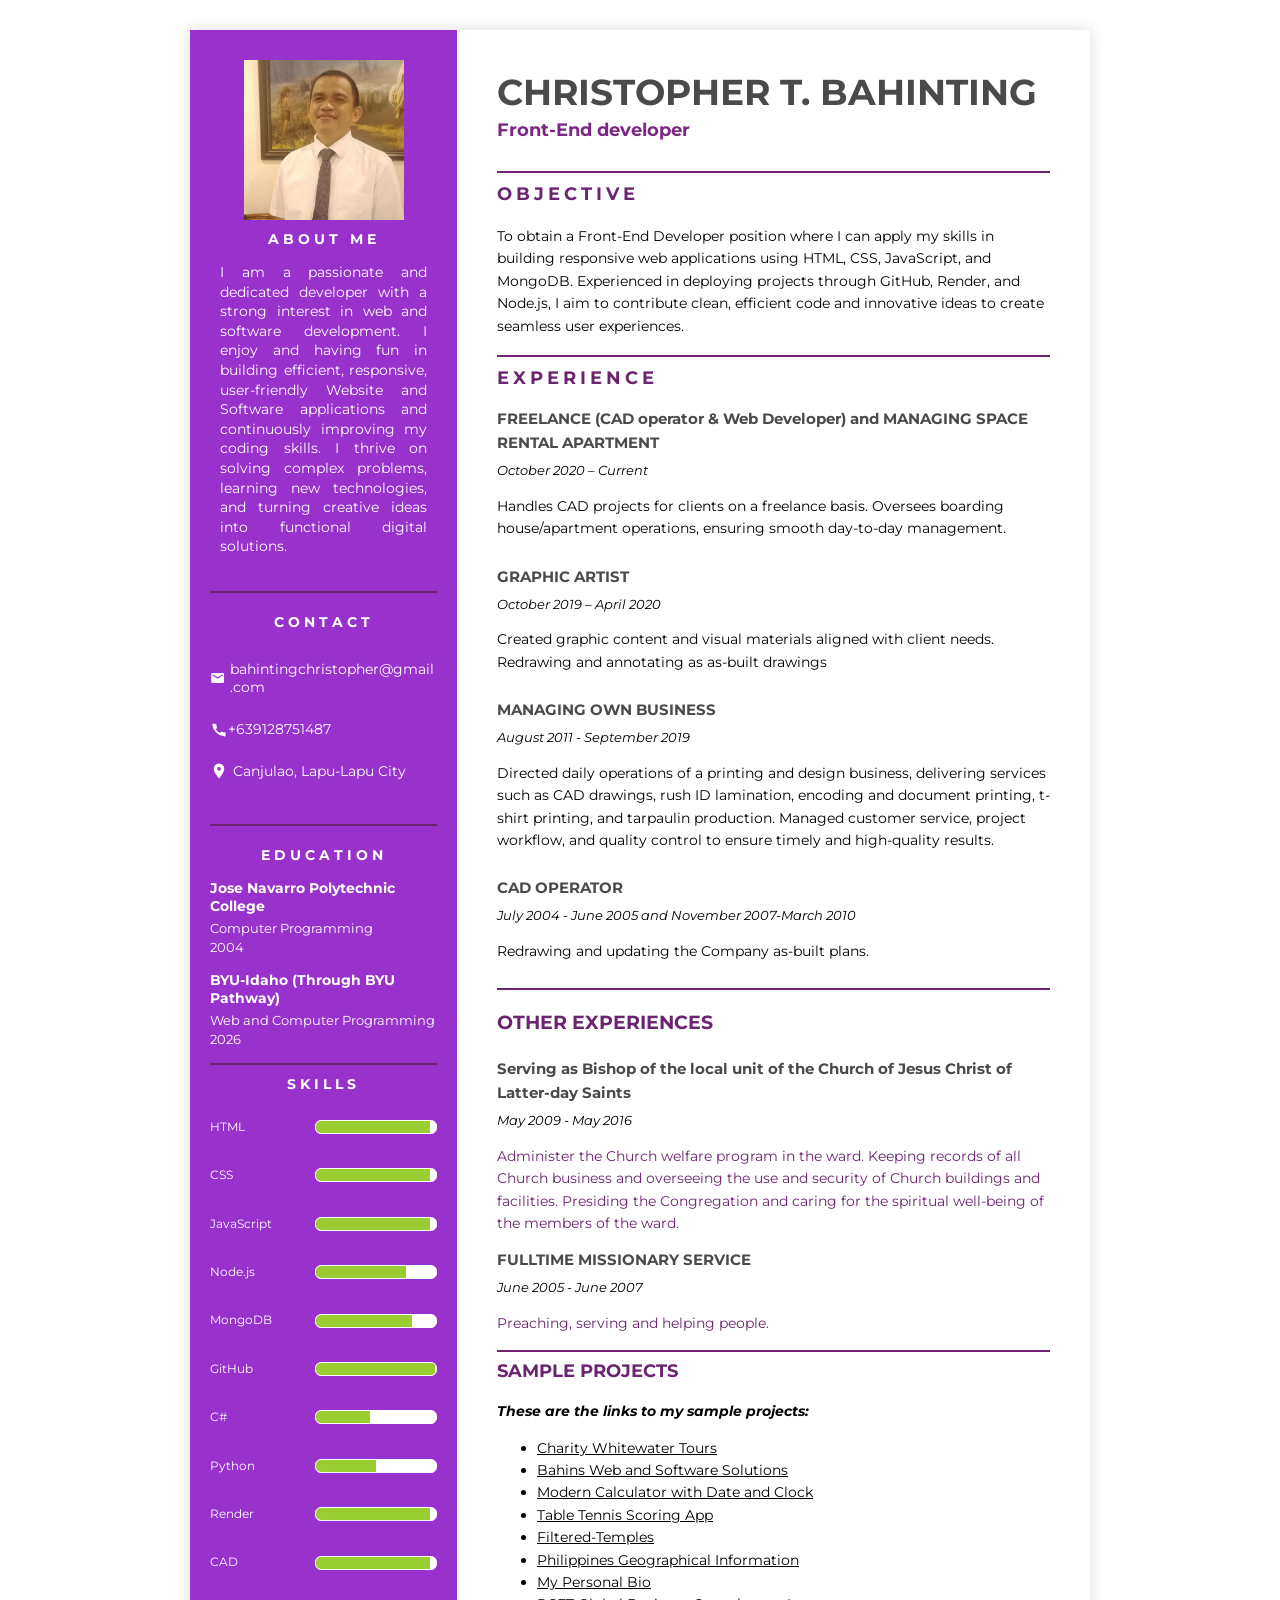
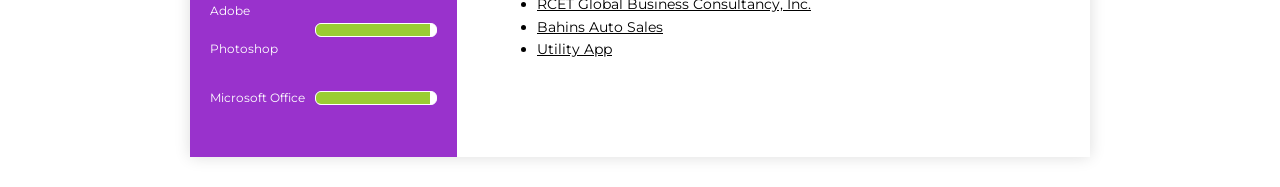
<file: index.html>
<!DOCTYPE html>
<html lang="en">
<head>
<meta charset="UTF-8" >
<meta name="viewport" content="width=device-width, initial-scale=1" >

<link rel="stylesheet" href="resume.css">

<link rel="preconnect" href="https://fonts.googleapis.com">
<link rel="preconnect" href="https://fonts.gstatic.com" crossorigin>
<link href="https://fonts.googleapis.com/css2?family=Montserrat:ital,wght@0,100..900;1,100..900&display=swap" rel="stylesheet">

<title>RESUME - Christopher Bahinting</title>

</head>

<body>
  <div class="container">
    <div class="left-panel">
      <img src="image/bahinting.jpg" alt="profile-image" class="profile-image">
      <div class="left-section about-me">
        <h2 class="section-title">ABOUT ME</h2>
        <p>I am a passionate and dedicated developer with a strong interest in web and software development. I enjoy and having fun in  building efficient, responsive, user-friendly Website and Software applications and continuously improving my coding skills. I thrive on solving complex problems, learning new technologies, and turning creative ideas into functional digital solutions.</p>
      </div>
      <div class="left-section contact">
        <h2 class="section-title">CONTACT</h2>
        <div class="contact-item">
          <svg viewBox="0 0 24 24"><path d="M20 4H4a2 2 0 0 0-2 2v12a2 2 0 0 0 2 2h16a2 2 0 0 0 2-2V6a2 2 0 0 0-2-2Zm0 4-8 5-8-5V6l8 5 8-5v2Z"/></svg>
         <p>bahintingchristopher@gmail .com</p>
        </div>
        <div class="contact-item">
          <svg viewBox="0 0 24 24"><path d="M6.62 10.79a15.053 15.053 0 0 0 6.59 6.59l1.54-1.54a1 1 0 0 1 1.11-.21c1.21.48 2.53.74 3.88.74a1 1 0 0 1 1 1v3.5a1 1 0 0 1-1 1A18 18 0 0 1 3 6a1 1 0 0 1 1-1h3.5a1 1 0 0 1 1 1c0 1.35.26 2.67.74 3.88a1 1 0 0 1-.21 1.11l-1.41 1.41Z"/></svg>
          <span>+639128751487</span>
        </div>
        <div class="contact-item">
          <svg viewBox="0 0 24 24"><path d="M12 2a7 7 0 0 0-7 7c0 5.25 7 13 7 13s7-7.75 7-13a7 7 0 0 0-7-7Zm0 9.5a2.5 2.5 0 1 1 0-5 2.5 2.5 0 0 1 0 5Z"/></svg>
          <p>Canjulao, Lapu-Lapu City</p>
        </div>
        <div> </div>
      </div>
      <div class="left-section education">
        <h2 class="section-title">EDUCATION</h2>
        <div class="education-item">
          <strong>Jose Navarro Polytechnic College</strong>
          <span>Computer Programming<br>2004</span>
        </div>
        <div class="education-item">
          <strong>BYU-Idaho (Through BYU Pathway)</strong>
          <span>Web and Computer Programming<br>2026</span>
        </div>

        
      <h2 class="section-title-skills"><strong>SKILLS</strong></h2>
  <div class="skills-list">

  <div class="skill">
    <div class="skill-name">HTML</div>
    <div class="skill-bar"><div class="skill-fill" style="width: 95%;"></div></div>
  </div>
  <div class="skill">
    <div class="skill-name">CSS</div>
    <div class="skill-bar"><div class="skill-fill" style="width: 95%;"></div></div>
  </div>
  <div class="skill">
    <div class="skill-name">JavaScript</div>
    <div class="skill-bar"><div class="skill-fill" style="width: 95%;"></div></div>
  </div>
  <div class="skill">
    <div class="skill-name">Node.js</div>
    <div class="skill-bar"><div class="skill-fill" style="width: 75%;"></div></div>
  </div>
  <div class="skill">
    <div class="skill-name">MongoDB</div>
    <div class="skill-bar"><div class="skill-fill" style="width: 80%;"></div></div>
  </div>
  <div class="skill">
    <div class="skill-name">GitHub</div>
    <div class="skill-bar"><div class="skill-fill" style="width: 99%;"></div></div>
  </div>

  <div class="skill">
    <div class="skill-name">C#</div>
    <div class="skill-bar"><div class="skill-fill" style="width: 45%;"></div></div>
  </div>

  <div class="skill">
    <div class="skill-name">Python</div>
    <div class="skill-bar"><div class="skill-fill" style="width: 50%;"></div></div>
  </div>



  <div class="skill">
    <div class="skill-name">Render</div>
    <div class="skill-bar"><div class="skill-fill" style="width: 95%;"></div></div>
  </div>

  <!-- Design & CAD Skills -->
  <div class="skill">
    <div class="skill-name">CAD</div>
    <div class="skill-bar"><div class="skill-fill" style="width: 95%;"></div></div>
  </div>
  <div class="skill">
    <div class="skill-name">Adobe Photoshop</div>
    <div class="skill-bar"><div class="skill-fill" style="width: 95%;"></div></div>
  </div>

  <!-- Office Skills -->
  <div class="skill">
    <div class="skill-name">Microsoft Office</div>
    <div class="skill-bar"><div class="skill-fill" style="width: 95%;"></div></div>
  </div>
</div>
      </div>
    </div>
    <div class="right-panel">
      <h1 class="name">CHRISTOPHER T. BAHINTING</h1>
      <div class="job-title">Front-End developer</div>
    <div>


       
        <h3 class="section-title-right">OBJECTIVE</h3>
       
      <p class="objective">
        
        To obtain a Front-End Developer position where I can apply my skills in building responsive web applications using HTML, CSS, JavaScript, and MongoDB. Experienced in deploying projects through GitHub, Render, and Node.js, I aim to contribute clean, efficient code and innovative ideas to create seamless user experiences.
      </p>

      <h3 class="section-title-right">EXPERIENCE</h3>
      <div class="experience">
            <div class="experience-item">
          <div class="job-title-exp">FREELANCE (CAD operator & Web Developer) and MANAGING SPACE RENTAL APARTMENT </div>
          <div class="date-range"> October 2020 – Current </div>
          <p> Handles CAD projects for clients on a freelance basis.
          Oversees boarding house/apartment operations, ensuring smooth day-to-day management.</P>
        </div>
        <div class="experience-item">
          <div class="job-title-exp">GRAPHIC ARTIST</div>
          <div class="date-range"> October 2019 – April 2020 </div>
          <p>Created graphic content and visual materials aligned with client needs. Redrawing and annotating as as-built drawings</P>
        </div>
        <div class="experience-item">
          <div class="job-title-exp">MANAGING OWN BUSINESS</div>
          <div class="date-range">August 2011 - September 2019</div>
          <p>Directed daily operations of a printing and design business, delivering services such as CAD drawings, rush ID lamination, encoding and document printing, t-shirt printing, and tarpaulin production. Managed customer service, project workflow, and quality control to ensure timely and high-quality results.
          </p>
        </div>
        <div class="experience-item">
          <div class="job-title-exp">CAD OPERATOR</div>
          <div class="date-range">July 2004 - June 2005 and November 2007-March 2010</div>
          <p>Redrawing and updating the Company as-built plans.
          </p>
        </div>
        
        <div class="other-experience">
          <h3>OTHER EXPERIENCES</h3>
          <div class="job-title-exp">Serving as Bishop of the local unit of the Church of Jesus Christ of Latter-day Saints</div>
          <div class="date-range">May 2009 - May 2016 </div>
          <p>Administer the Church welfare program in the ward. Keeping records of all Church business and overseeing the use and security of Church buildings and facilities. Presiding the Congregation and caring for the spiritual well-being of the members of the ward.
          </p>

          
          <div class="job-title-exp">FULLTIME MISSIONARY SERVICE</div>
          <div class="date-range">June 2005 - June 2007</div>
          <p>Preaching, serving and helping people.
          </p>
        </div>

        
  <section id="portfolio">
  <h2>SAMPLE PROJECTS</h2>
  <p><strong><em>These are the links to my sample projects:</em></strong></p>
  <ul>
    <li><a href="https://bahintingchristopher.github.io/wdd130/index.html" target="_blank">Charity Whitewater Tours</a></li>
    <li><a href="https://bahintingchristopher.github.io/bahins/" target="_blank">Bahins Web and Software Solutions</a></li>
    <li><a href="https://bahintingchristopher.github.io/calculator/calculator.html" target="_blank">Modern Calculator with Date and Clock</a></li>
    <li><a href="https://bahintingchristopher.github.io/pingpong/score.html" target="_blank">Table Tennis Scoring App</a></li>
    <li><a href="https://bahintingchristopher.github.io/wdd131/filtered-temples.html" target="_blank">Filtered-Temples</a></li>
    <li><a href="https://bahintingchristopher.github.io/wdd131/place.html" target="_blank">Philippines Geographical Information</a></li>
    <li><a href="https://bahintingchristopher.github.io/wdd131/index" target="_blank">My Personal Bio</a></li>
    <li><a href="https://rcetglobal.github.io/RCET/contact.html" target="_blank" >   RCET Global Business Consultancy, Inc.</a></li>
      <li><a href="https://wdd330-final-project-bahins-auto-sales.onrender.com" target="_blank" > Bahins Auto Sales</a></li>
      <li><a href="https://utilitybill.pythonanywhere.com/" target="_blank" > Utility App</a></li>
  </ul>
</section>





      </div>
      </div>
    </div>
   </div>
</body>
</html>
</file>
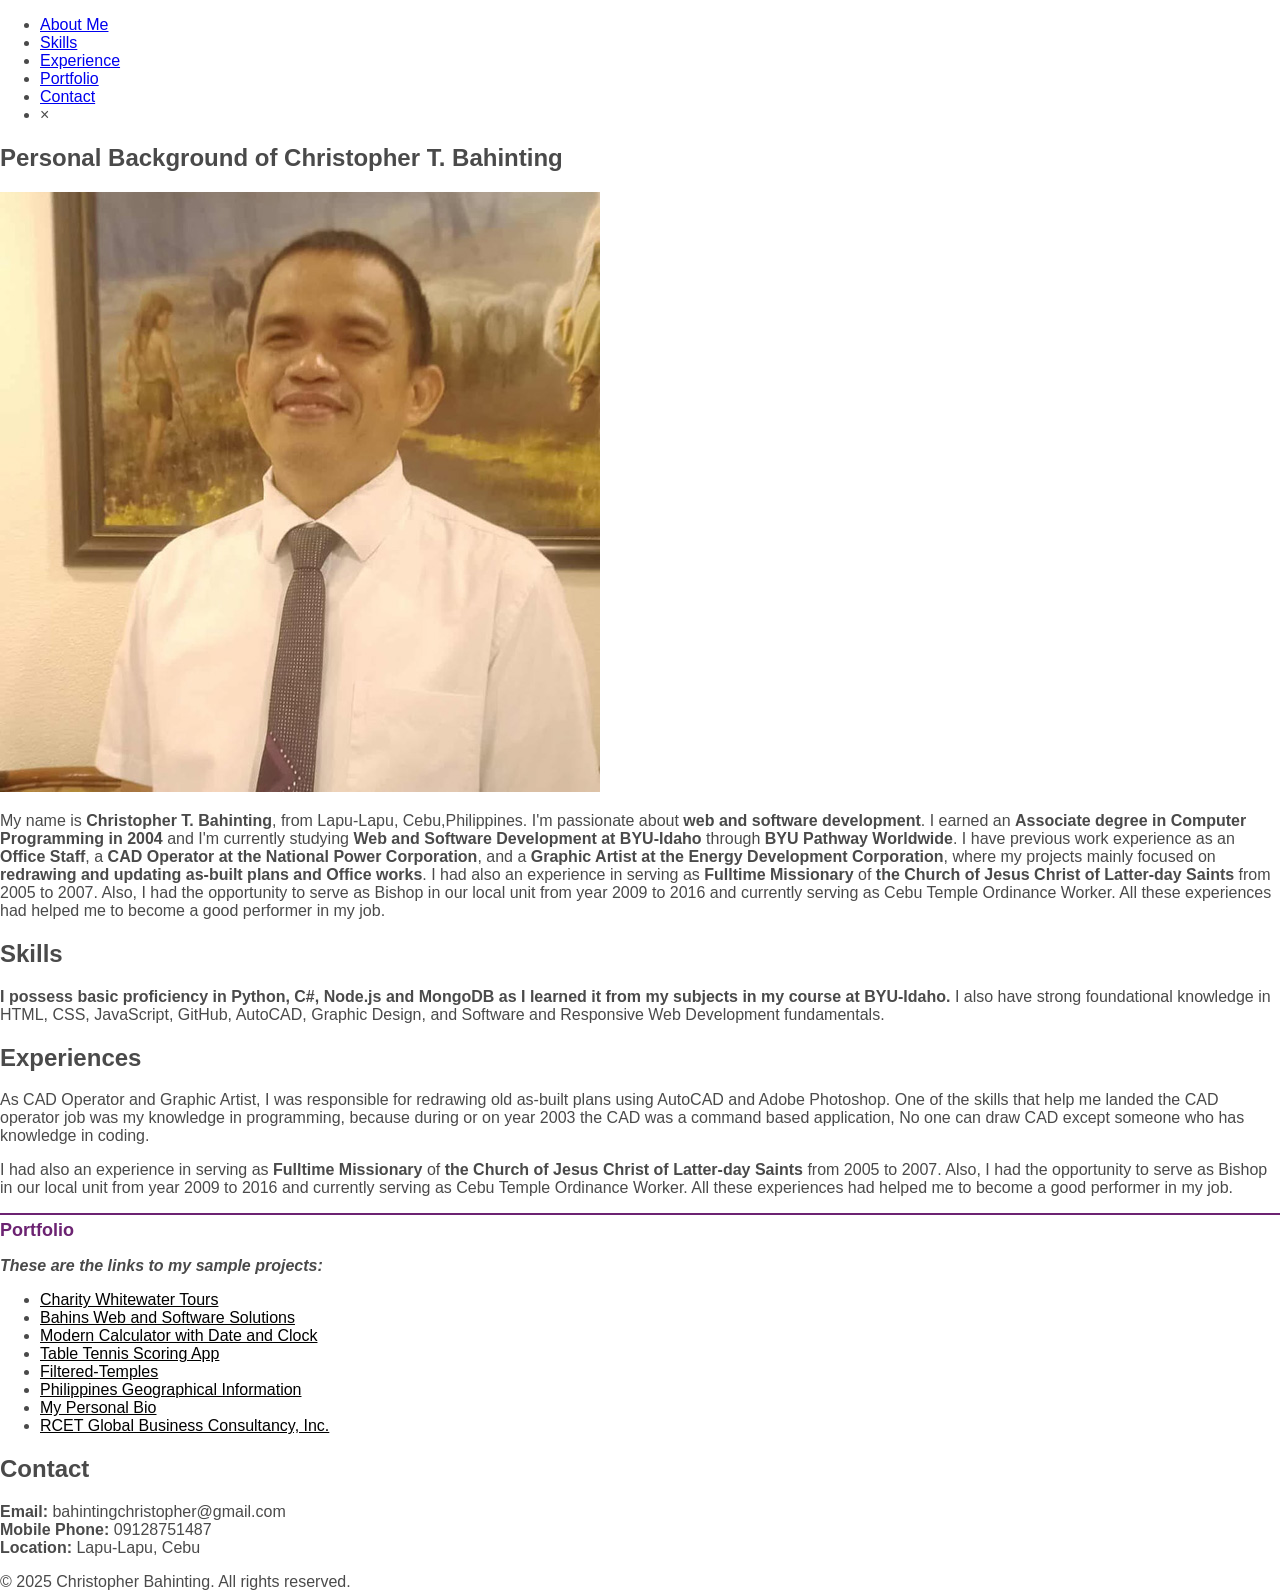
<file: replaced resume.html>
<!DOCTYPE html>
<html lang="en">
<head>
  <meta charset="UTF-8">
  <meta name="viewport" content="width=device-width, initial-scale=1.0">
  <title>Christopher Bahinting - Web Resume</title>
  <link rel="stylesheet" href="resume.css">
</head>

<body>
<header>
  <nav>
    <div class="nav-container">
     
        <!-- Hamburger Button -->
      <div class="hamburger" id="hamburger">
        <span></span>
        <span></span>
        <span></span>
      </div>

      <!-- Navigation Links -->
      <ul class="nav-links" id="nav-links">
        <li><a href="#about">About Me</a></li>
        <li><a href="#skills">Skills</a></li>
        <li><a href="#experiences">Experience</a></li>
        <li><a href="#portfolio">Portfolio</a></li>
        <li><a href="#contact">Contact</a></li>
        <!-- Close Button -->
        <li><span class="close-btn" id="close-btn">&times;</span></li>
      </ul>
    </div>
  </nav>
</header>


<main>
  <!-- Personal Background Section -->
  <section id="about">
    <h1>Personal Background of Christopher T. Bahinting</h1>

     <img src="image/bahinting.jpg" alt="Christopher Bahinting" class="profile-image">

    <p>
      My name is <strong>Christopher T. Bahinting</strong>, from Lapu-Lapu, Cebu,Philippines. 
      I'm passionate about <strong>web and software development</strong>. 
      I earned an <strong>Associate degree in Computer Programming in 2004</strong> and I'm currently studying 
      <strong>Web and Software Development at BYU-Idaho</strong> through <strong>BYU Pathway Worldwide</strong>. 
      I have previous work experience as an <strong>Office Staff</strong>, a <strong>CAD Operator at the National Power Corporation</strong>, 
      and a <strong>Graphic Artist at the Energy Development Corporation</strong>, where my projects mainly focused on 
      <strong>redrawing and updating as-built plans and Office works</strong>. I had also  an experience in serving as <strong>Fulltime Missionary</strong> of <strong>the Church of Jesus Christ of Latter-day Saints</strong> from 2005 to 2007. Also, I had the opportunity to serve as Bishop in our local unit from year 2009 to 2016 and currently serving as Cebu Temple Ordinance Worker. All these experiences had helped me to become a good performer in my job.
    </p>
  </section>

  <section id="skills">
    <h2>Skills</h2>
   <p><strong>I possess basic proficiency in Python, C#, Node.js and MongoDB as I learned it from my subjects in my course at BYU-Idaho.</strong> I also have strong foundational knowledge in HTML, CSS, JavaScript, GitHub, AutoCAD, Graphic Design, and Software and Responsive Web Development fundamentals.</p>
  </section>


  <section id="experiences">
    <h2>Experiences</h2>
   
    <p>As CAD Operator and Graphic Artist, I was responsible for redrawing old as-built plans using AutoCAD and Adobe Photoshop. One of the skills that help me landed the CAD operator job was my knowledge in programming, because during or on year 2003 the CAD was a command based application, No one can draw CAD except someone who has knowledge in coding.</p>

    <p>I had also  an experience in serving as <strong>Fulltime Missionary</strong> of <strong>the Church of Jesus Christ of Latter-day Saints</strong> from 2005 to 2007. Also, I had the opportunity to serve as Bishop in our local unit from year 2009 to 2016 and currently serving as Cebu Temple Ordinance Worker. All these experiences had helped me to become a good performer in my job.</p>
    
  </section>



  <section id="portfolio">
  <h2>Portfolio</h2>
  <p><strong><em>These are the links to my sample projects:</em></strong></p>
  <ul>
    <li><a href="https://bahintingchristopher.github.io/wdd130/index.html" target="_blank">Charity Whitewater Tours</a></li>
    <li><a href="https://bahintingchristopher.github.io/bahins/" target="_blank">Bahins Web and Software Solutions</a></li>
    <li><a href="https://bahintingchristopher.github.io/calculator/calculator.html" target="_blank">Modern Calculator with Date and Clock</a></li>
    <li><a href="https://bahintingchristopher.github.io/pingpong/score.html" target="_blank">Table Tennis Scoring App</a></li>
    <li><a href="https://bahintingchristopher.github.io/wdd131/filtered-temples.html" target="_blank">Filtered-Temples</a></li>
    <li><a href="https://bahintingchristopher.github.io/wdd131/place.html" target="_blank">Philippines Geographical Information</a></li>
    <li><a href="https://bahintingchristopher.github.io/wdd131/index" target="_blank">My Personal Bio</a></li>
    <li><a href="https://bahintingchristopher.github.io/rcet/index.html" target="_blank" >   RCET Global Business Consultancy, Inc.</a></li>
  </ul>
</section>

  
<section id="contact">
    <h2>Contact</h2>
    <p><strong>Email: </strong>bahintingchristopher@gmail.com<br>
        <strong>Mobile Phone:</strong> 09128751487<br>
       <strong>Location:</strong> Lapu-Lapu, Cebu</p>
  </section>

</main>

<script src="resume.js"></script>

  <footer>
    &copy; 2025 Christopher Bahinting. All rights reserved.
  </footer>
</body>
</html>
</file>
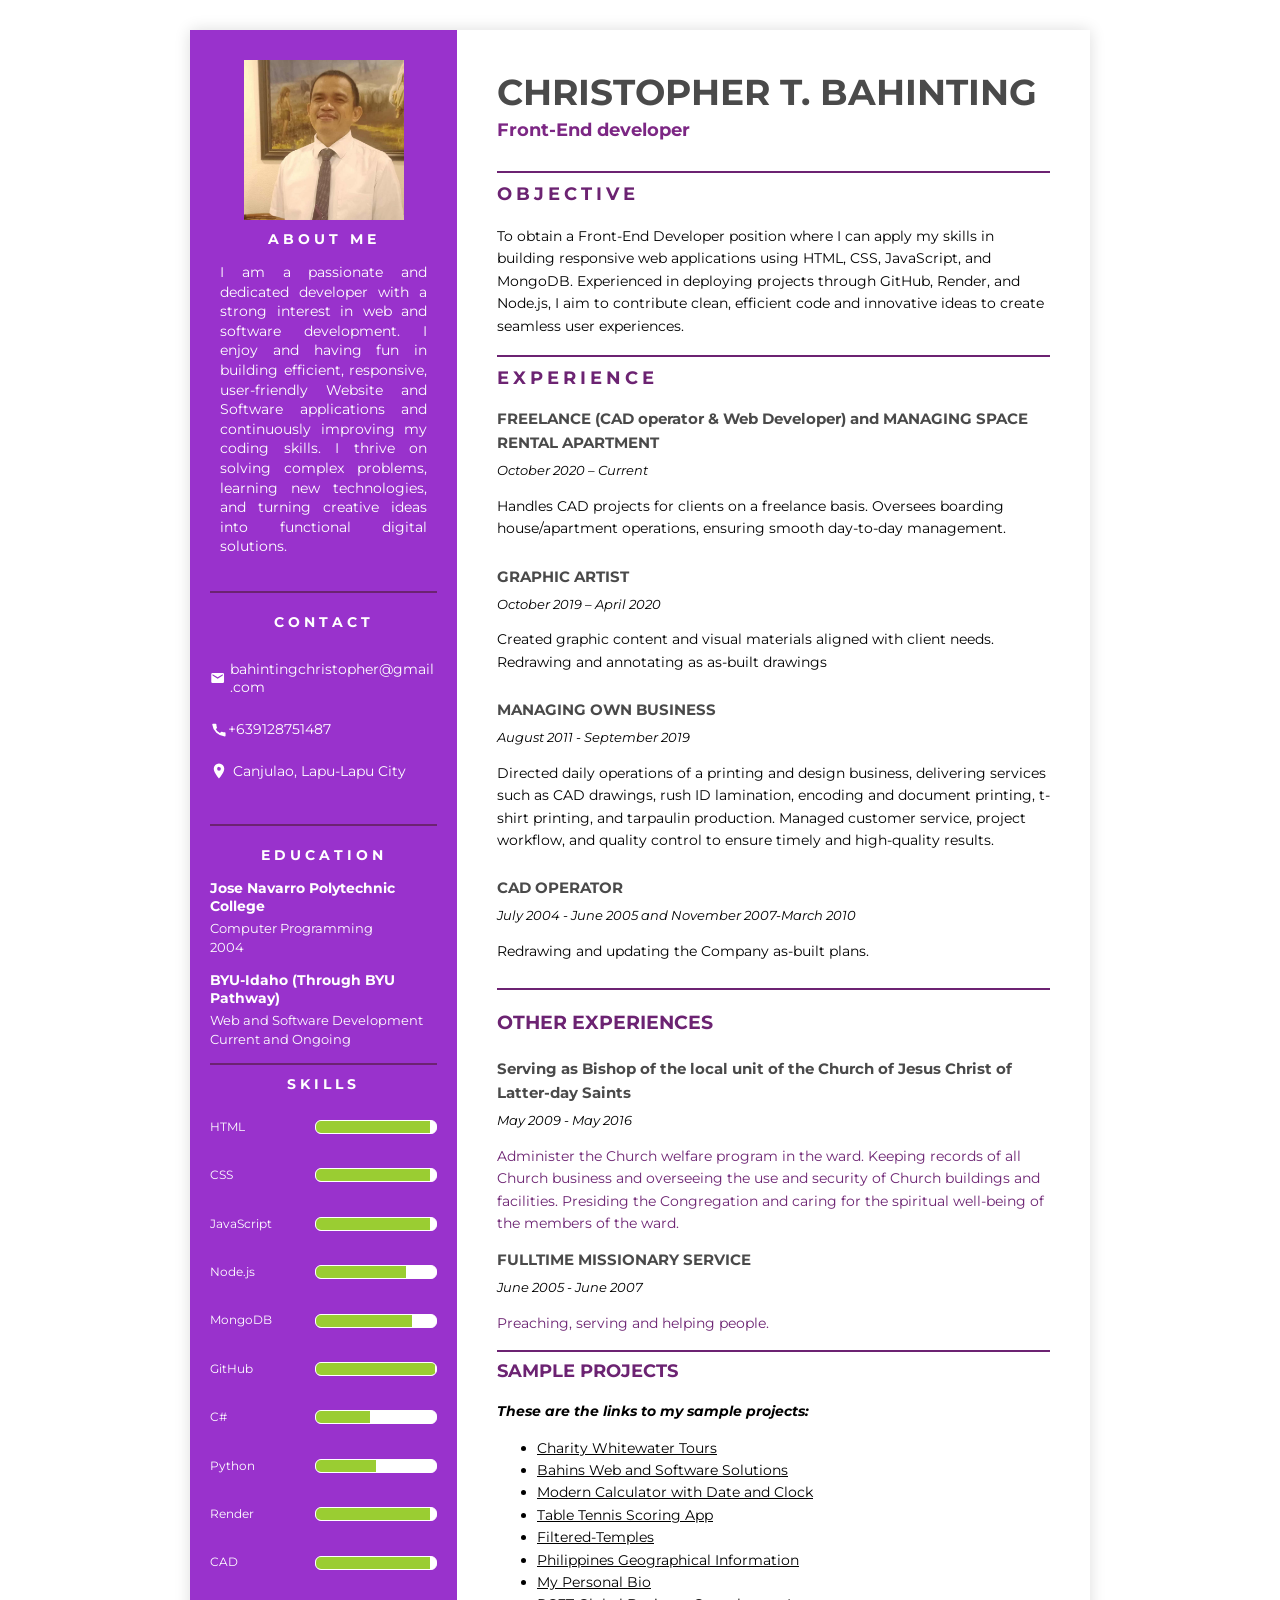
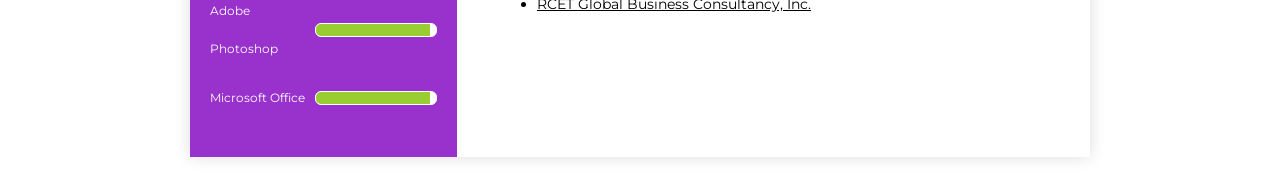
<file: resume.html>
<!DOCTYPE html>
<html lang="en">
<head>
<meta charset="UTF-8" >
<meta name="viewport" content="width=device-width, initial-scale=1" >

<link rel="stylesheet" href="resume.css">

<link rel="preconnect" href="https://fonts.googleapis.com">
<link rel="preconnect" href="https://fonts.gstatic.com" crossorigin>
<link href="https://fonts.googleapis.com/css2?family=Montserrat:ital,wght@0,100..900;1,100..900&display=swap" rel="stylesheet">

<title>RESUME - Christopher Bahinting</title>

</head>

<body>
  <div class="container">
    <div class="left-panel">
      <img src="image/bahinting.jpg" alt="profile-image" class="profile-image">
      <div class="left-section about-me">
        <h2 class="section-title">ABOUT ME</h2>
        <p>I am a passionate and dedicated developer with a strong interest in web and software development. I enjoy and having fun in  building efficient, responsive, user-friendly Website and Software applications and continuously improving my coding skills. I thrive on solving complex problems, learning new technologies, and turning creative ideas into functional digital solutions.</p>
      </div>
      <div class="left-section contact">
        <h2 class="section-title">CONTACT</h2>
        <div class="contact-item">
          <svg viewBox="0 0 24 24"><path d="M20 4H4a2 2 0 0 0-2 2v12a2 2 0 0 0 2 2h16a2 2 0 0 0 2-2V6a2 2 0 0 0-2-2Zm0 4-8 5-8-5V6l8 5 8-5v2Z"/></svg>
         <p>bahintingchristopher@gmail .com</p>
        </div>
        <div class="contact-item">
          <svg viewBox="0 0 24 24"><path d="M6.62 10.79a15.053 15.053 0 0 0 6.59 6.59l1.54-1.54a1 1 0 0 1 1.11-.21c1.21.48 2.53.74 3.88.74a1 1 0 0 1 1 1v3.5a1 1 0 0 1-1 1A18 18 0 0 1 3 6a1 1 0 0 1 1-1h3.5a1 1 0 0 1 1 1c0 1.35.26 2.67.74 3.88a1 1 0 0 1-.21 1.11l-1.41 1.41Z"/></svg>
          <span>+639128751487</span>
        </div>
        <div class="contact-item">
          <svg viewBox="0 0 24 24"><path d="M12 2a7 7 0 0 0-7 7c0 5.25 7 13 7 13s7-7.75 7-13a7 7 0 0 0-7-7Zm0 9.5a2.5 2.5 0 1 1 0-5 2.5 2.5 0 0 1 0 5Z"/></svg>
          <p>Canjulao, Lapu-Lapu City</p>
        </div>
        <div> </div>
      </div>
      <div class="left-section education">
        <h2 class="section-title">EDUCATION</h2>
        <div class="education-item">
          <strong>Jose Navarro Polytechnic College</strong>
          <span>Computer Programming<br>2004</span>
        </div>
        <div class="education-item">
          <strong>BYU-Idaho (Through BYU Pathway)</strong>
          <span>Web and Software Development<br>Current and Ongoing</span>
        </div>

        
      <h2 class="section-title-skills"><strong>SKILLS</strong></h2>
  <div class="skills-list">

  <div class="skill">
    <div class="skill-name">HTML</div>
    <div class="skill-bar"><div class="skill-fill" style="width: 95%;"></div></div>
  </div>
  <div class="skill">
    <div class="skill-name">CSS</div>
    <div class="skill-bar"><div class="skill-fill" style="width: 95%;"></div></div>
  </div>
  <div class="skill">
    <div class="skill-name">JavaScript</div>
    <div class="skill-bar"><div class="skill-fill" style="width: 95%;"></div></div>
  </div>
  <div class="skill">
    <div class="skill-name">Node.js</div>
    <div class="skill-bar"><div class="skill-fill" style="width: 75%;"></div></div>
  </div>
  <div class="skill">
    <div class="skill-name">MongoDB</div>
    <div class="skill-bar"><div class="skill-fill" style="width: 80%;"></div></div>
  </div>
  <div class="skill">
    <div class="skill-name">GitHub</div>
    <div class="skill-bar"><div class="skill-fill" style="width: 99%;"></div></div>
  </div>

  <div class="skill">
    <div class="skill-name">C#</div>
    <div class="skill-bar"><div class="skill-fill" style="width: 45%;"></div></div>
  </div>

  <div class="skill">
    <div class="skill-name">Python</div>
    <div class="skill-bar"><div class="skill-fill" style="width: 50%;"></div></div>
  </div>



  <div class="skill">
    <div class="skill-name">Render</div>
    <div class="skill-bar"><div class="skill-fill" style="width: 95%;"></div></div>
  </div>

  <!-- Design & CAD Skills -->
  <div class="skill">
    <div class="skill-name">CAD</div>
    <div class="skill-bar"><div class="skill-fill" style="width: 95%;"></div></div>
  </div>
  <div class="skill">
    <div class="skill-name">Adobe Photoshop</div>
    <div class="skill-bar"><div class="skill-fill" style="width: 95%;"></div></div>
  </div>

  <!-- Office Skills -->
  <div class="skill">
    <div class="skill-name">Microsoft Office</div>
    <div class="skill-bar"><div class="skill-fill" style="width: 95%;"></div></div>
  </div>
</div>
      </div>
    </div>
    <div class="right-panel">
      <h1 class="name">CHRISTOPHER T. BAHINTING</h1>
      <div class="job-title">Front-End developer</div>
    <div>


       
        <h3 class="section-title-right">OBJECTIVE</h3>
       
      <p class="objective">
        
        To obtain a Front-End Developer position where I can apply my skills in building responsive web applications using HTML, CSS, JavaScript, and MongoDB. Experienced in deploying projects through GitHub, Render, and Node.js, I aim to contribute clean, efficient code and innovative ideas to create seamless user experiences.
      </p>

      <h3 class="section-title-right">EXPERIENCE</h3>
      <div class="experience">
            <div class="experience-item">
          <div class="job-title-exp">FREELANCE (CAD operator & Web Developer) and MANAGING SPACE RENTAL APARTMENT </div>
          <div class="date-range"> October 2020 – Current </div>
          <p> Handles CAD projects for clients on a freelance basis.
          Oversees boarding house/apartment operations, ensuring smooth day-to-day management.</P>
        </div>
        <div class="experience-item">
          <div class="job-title-exp">GRAPHIC ARTIST</div>
          <div class="date-range"> October 2019 – April 2020 </div>
          <p>Created graphic content and visual materials aligned with client needs. Redrawing and annotating as as-built drawings</P>
        </div>
        <div class="experience-item">
          <div class="job-title-exp">MANAGING OWN BUSINESS</div>
          <div class="date-range">August 2011 - September 2019</div>
          <p>Directed daily operations of a printing and design business, delivering services such as CAD drawings, rush ID lamination, encoding and document printing, t-shirt printing, and tarpaulin production. Managed customer service, project workflow, and quality control to ensure timely and high-quality results.
          </p>
        </div>
        <div class="experience-item">
          <div class="job-title-exp">CAD OPERATOR</div>
          <div class="date-range">July 2004 - June 2005 and November 2007-March 2010</div>
          <p>Redrawing and updating the Company as-built plans.
          </p>
        </div>
        
        <div class="other-experience">
          <h3>OTHER EXPERIENCES</h3>
          <div class="job-title-exp">Serving as Bishop of the local unit of the Church of Jesus Christ of Latter-day Saints</div>
          <div class="date-range">May 2009 - May 2016 </div>
          <p>Administer the Church welfare program in the ward. Keeping records of all Church business and overseeing the use and security of Church buildings and facilities. Presiding the Congregation and caring for the spiritual well-being of the members of the ward.
          </p>

          
          <div class="job-title-exp">FULLTIME MISSIONARY SERVICE</div>
          <div class="date-range">June 2005 - June 2007</div>
          <p>Preaching, serving and helping people.
          </p>
        </div>

        
  <section id="portfolio">
  <h2>SAMPLE PROJECTS</h2>
  <p><strong><em>These are the links to my sample projects:</em></strong></p>
  <ul>
    <li><a href="https://bahintingchristopher.github.io/wdd130/index.html" target="_blank">Charity Whitewater Tours</a></li>
    <li><a href="https://bahintingchristopher.github.io/bahins/" target="_blank">Bahins Web and Software Solutions</a></li>
    <li><a href="https://bahintingchristopher.github.io/calculator/calculator.html" target="_blank">Modern Calculator with Date and Clock</a></li>
    <li><a href="https://bahintingchristopher.github.io/pingpong/score.html" target="_blank">Table Tennis Scoring App</a></li>
    <li><a href="https://bahintingchristopher.github.io/wdd131/filtered-temples.html" target="_blank">Filtered-Temples</a></li>
    <li><a href="https://bahintingchristopher.github.io/wdd131/place.html" target="_blank">Philippines Geographical Information</a></li>
    <li><a href="https://bahintingchristopher.github.io/wdd131/index" target="_blank">My Personal Bio</a></li>
    <li><a href="https://bahintingchristopher.github.io/rcet/index.html" target="_blank" >   RCET Global Business Consultancy, Inc.</a></li>
  </ul>
</section>





      </div>
      </div>
    </div>
   </div>
</body>
</html>
</file>
<file: resume.css>
/* ----------------- LARGE SCREEN (default) ----------------- */


body {
  font-family: 'Montserrat', sans-serif;
  margin: 0;
  padding: 0;
  background: white;
  color: #4a4a4a;
}

.container {
  display: flex;
  max-width: 900px;
  margin: 30px auto;
  box-shadow: 0 0 15px #ddd;
  min-height: 800px;
}

.container img {
  display: block;
  margin: 0 auto; /* centers horizontally */
  width: 10rem;
  padding-bottom: 10px;
}

.left-panel {
  background: darkorchid;
  color: white;
  width: 30%;
  padding: 30px 20px;
  box-sizing: border-box;
  display: flex;
  flex-direction: column;
  justify-content: start;
}

.left-section {
  border-bottom: 2px solid #6c2372;
  padding-bottom: 20px;
  margin-bottom: 20px;
}

.left-section:last-child {
  border-bottom: none;
  margin-bottom: 0;
  padding-bottom: 0;
}

h2.section-title {
  font-weight: 700;
  font-size: 14px;
  letter-spacing: 4px;
  margin: 0 0 15px 0;
  text-align: center;
    }

.about-me p {
  font-size: 14px;
  line-height: 1.4;
  text-align: justify;        /* justify text */
  text-justify: inter-word;   /* better spacing between words */
  hyphens: auto;              /* allow automatic word breaks */
  word-break: normal;         /* avoid awkward breaks mid-word */
  padding: 0 10px;
}

.contact-item {
  display: flex;
  align-items: center;
  font-size: 14px;
  margin-bottom: 10px;
}

.contact-item svg {
  width: 18px;
  height: 18px;
  /* margin-right: 10px; */
   fill: white; 
}

.contact-item p{
  color: white;
  text-decoration: none;
  margin-left: 5px;
  }


.education-item {
  margin-bottom: 15px;
  text-align: left;
}

.education-item strong {
  display: block;
  font-weight: 700;
  font-size: 14px;
  margin-bottom: 3px;
}

.education-item span {
  font-size: 13px;
  font-weight: 400;
}

.right-panel {
  flex-grow: 1;
  padding: 40px;
  box-sizing: border-box;
}

.name {
  font-size: 36px;
  font-weight: 700;
  margin: 0;
}

.job-title {
  font-size: 18px;
  color: #7c2784;
  margin: 5px 0 30px 0;
  font-weight: 700;
}

h3.section-title-right {
  padding-top: 10px;
  font-weight: 700;
  color: #6c2372 ;
  font-size: 18px;
  margin-bottom: 12px;
  border-top: 2px solid #6c2372;
  padding-bottom: 6px;
  text-align: left;
   letter-spacing: 4px;
}

.objective,
.experience {
  font-size: 14px;
  line-height: 1.6;
  color: black;
}



.skills-list {
 
  line-height: 3.2;
  color: black;
}

.experience-item {
  margin-bottom: 25px;
}

.experience-item h3 {
  margin-bottom: 25px;
  color: #6c2372;
  margin-bottom: 5px;
}


.job-title-exp {
  font-weight: 700;
  color: #4a4a4a;
  margin: 0 0 5px 0;
  font-size: 15px;
}

.date-range {
  font-style: italic;
  font-size: 13px;
  color: black; 
  margin-bottom: 5px;
}

/*for SKILLS*/
.section-title-skills {
  border-top: 2px solid #6c2372;
    letter-spacing: 4px;
  padding-top: 10px;
  font-size: 14px;
  text-align: center;
  
}

.skills-list {
  margin-top: 15px;
}


.skill {
  display: flex;
  align-items: center;
  margin-bottom: 10px;
}

.skill-name {
  flex: 1;
  font-size: 12px;
  color: white;
}

.skill-bar {
  width: 120px;
  height: 12px;
  background: white;
  border: 1px solid white;
  border-radius: 6px;
  overflow: hidden;
 align-items: baseline;
}

.skill-fill {
  height: 100%;
  background: yellowgreen;
}

.other-experience { 
  color: #6c2372;
  border-top: 2px solid #6c2372;
  font-size: 16px;
}


.other-experience p {
  font-size: 14px;
}


#portfolio h2 {
  color: #6c2372;
  font-size: 18px;
  border-top: 2px solid #6c2372;
  padding-top: 5px;
}

#portfolio ul li a {
  color: black;
}


/* ----------------- MOBILE (≤600px) ----------------- */
@media screen and (max-width: 600px) {
  .container {
    flex-direction: column;
    max-width: 100%;
    margin: 10px;
    min-height: auto;
    box-shadow: none;
  }

  .container img {
  display: block;
  margin: 0 auto; /* centers horizontally */
  width: 10rem;
  padding-bottom: 10px;
}
  .left-panel {
    width: 100%;
    padding: 20px 15px;
    text-align: center;
  }

 


  .about-me p,
  .contact-item,
  .contact-location,
  .education-item strong,
  .education-item span {
    font-size: 12px;
  }

  .right-panel {
    width: 100%;
    padding: 20px 15px;
  }

  .name {
    font-size: 28px;
  }

  .job-title {
    font-size: 16px;
    margin: 5px 0 20px 0;
  }


  .objective,
  .experience,
  .skills {
    font-size: 13px;
    line-height: 1.5;
  }

  
.skill-name {
  display: flex;
  text-align:  left;
  margin-bottom: 10px;
}

  .skill-bar {
    width: 200px;
    height: 10px;
    margin-left: 10px;
  }

  .skills-list {
 
  line-height: 1.4;
  color: black;
}
}
</file>
